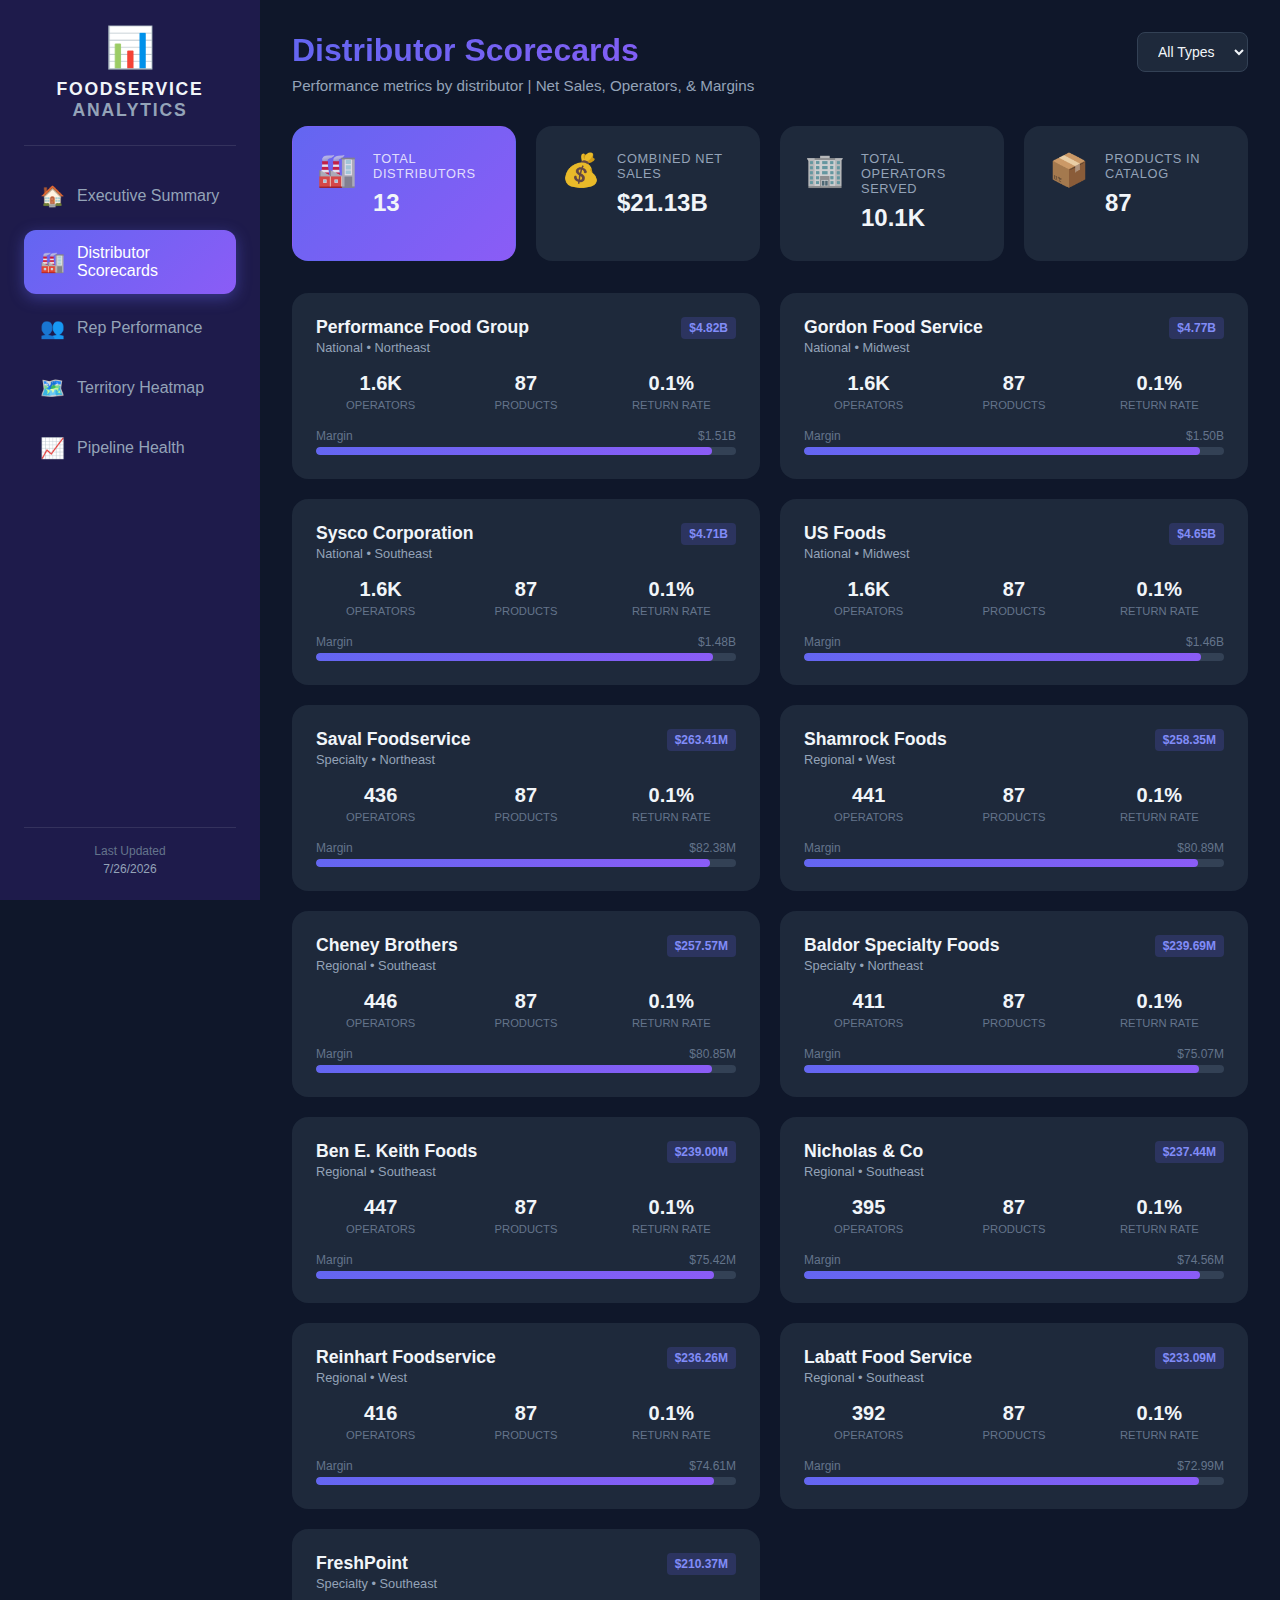
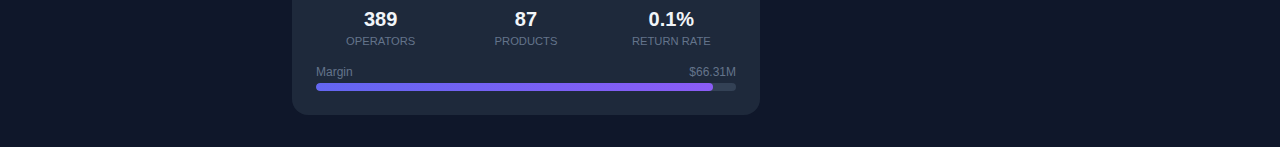
<file: dashboards/distributor_scorecard.html>
<!DOCTYPE html>
<html lang="en">

<head>
    <meta charset="UTF-8">
    <meta name="viewport" content="width=device-width, initial-scale=1.0">
    <title>Distributor Scorecards | Foodservice Analytics</title>
    <link rel="stylesheet" href="styles.css">
</head>

<body>
    <nav class="sidebar">
        <div class="logo">
            <div class="logo-icon">📊</div>
            <span>FOODSERVICE</span>
            <span class="logo-sub">ANALYTICS</span>
        </div>
        <ul class="nav-menu">
            <li class="nav-item">
                <a href="index.html">
                    <span class="nav-icon">🏠</span>
                    <span>Executive Summary</span>
                </a>
            </li>
            <li class="nav-item active">
                <a href="distributor_scorecard.html">
                    <span class="nav-icon">🏭</span>
                    <span>Distributor Scorecards</span>
                </a>
            </li>
            <li class="nav-item">
                <a href="rep_performance.html">
                    <span class="nav-icon">👥</span>
                    <span>Rep Performance</span>
                </a>
            </li>
            <li class="nav-item">
                <a href="territory_heatmap.html">
                    <span class="nav-icon">🗺️</span>
                    <span>Territory Heatmap</span>
                </a>
            </li>
            <li class="nav-item">
                <a href="pipeline_health.html">
                    <span class="nav-icon">📈</span>
                    <span>Pipeline Health</span>
                </a>
            </li>
        </ul>
        <div class="nav-footer">
            <p>Last Updated</p>
            <p id="lastUpdated" class="update-time">--</p>
        </div>
    </nav>

    <main class="main-content">
        <header class="page-header">
            <div class="header-content">
                <h1>Distributor Scorecards</h1>
                <p class="header-subtitle">Performance metrics by distributor | Net Sales, Operators, & Margins</p>
            </div>
            <div class="header-actions">
                <select id="typeFilter" class="filter-select">
                    <option value="all">All Types</option>
                    <option value="National">National</option>
                    <option value="Regional">Regional</option>
                    <option value="Specialty">Specialty</option>
                </select>
            </div>
        </header>

        <!-- Summary KPIs -->
        <section class="kpi-grid">
            <div class="kpi-card primary">
                <div class="kpi-icon">🏭</div>
                <div class="kpi-content">
                    <span class="kpi-label">Total Distributors</span>
                    <span class="kpi-value" id="totalDistributors">--</span>
                </div>
            </div>
            <div class="kpi-card">
                <div class="kpi-icon">💰</div>
                <div class="kpi-content">
                    <span class="kpi-label">Combined Net Sales</span>
                    <span class="kpi-value" id="combinedSales">$--</span>
                </div>
            </div>
            <div class="kpi-card">
                <div class="kpi-icon">🏢</div>
                <div class="kpi-content">
                    <span class="kpi-label">Total Operators Served</span>
                    <span class="kpi-value" id="totalOpsServed">--</span>
                </div>
            </div>
            <div class="kpi-card">
                <div class="kpi-icon">📦</div>
                <div class="kpi-content">
                    <span class="kpi-label">Products in Catalog</span>
                    <span class="kpi-value" id="totalProducts">--</span>
                </div>
            </div>
        </section>

        <!-- Scorecard Grid -->
        <section class="scorecard-grid" id="scorecardGrid">
            <div class="scorecard">
                <div class="loading">Loading distributor data...</div>
            </div>
        </section>
    </main>

    <script src="dashboard.js"></script>
    <script>
        document.addEventListener('DOMContentLoaded', () => {
            loadDistributorScorecards();
            document.getElementById('lastUpdated').textContent = new Date().toLocaleDateString();

            // Update summary KPIs
            fetch('./data/distributor_scorecards.json')
                .then(r => r.json())
                .then(data => {
                    document.getElementById('totalDistributors').textContent = data.length;
                    document.getElementById('combinedSales').textContent =
                        '$' + (data.reduce((a, d) => a + (d.net_sales || 0), 0) / 1e9).toFixed(2) + 'B';
                    document.getElementById('totalOpsServed').textContent =
                        (data.reduce((a, d) => a + (d.active_operators || 0), 0) / 1e3).toFixed(1) + 'K';
                    document.getElementById('totalProducts').textContent =
                        Math.max(...data.map(d => d.products_sold || 0));
                });
        });
    </script>
</body>

</html>
</file>
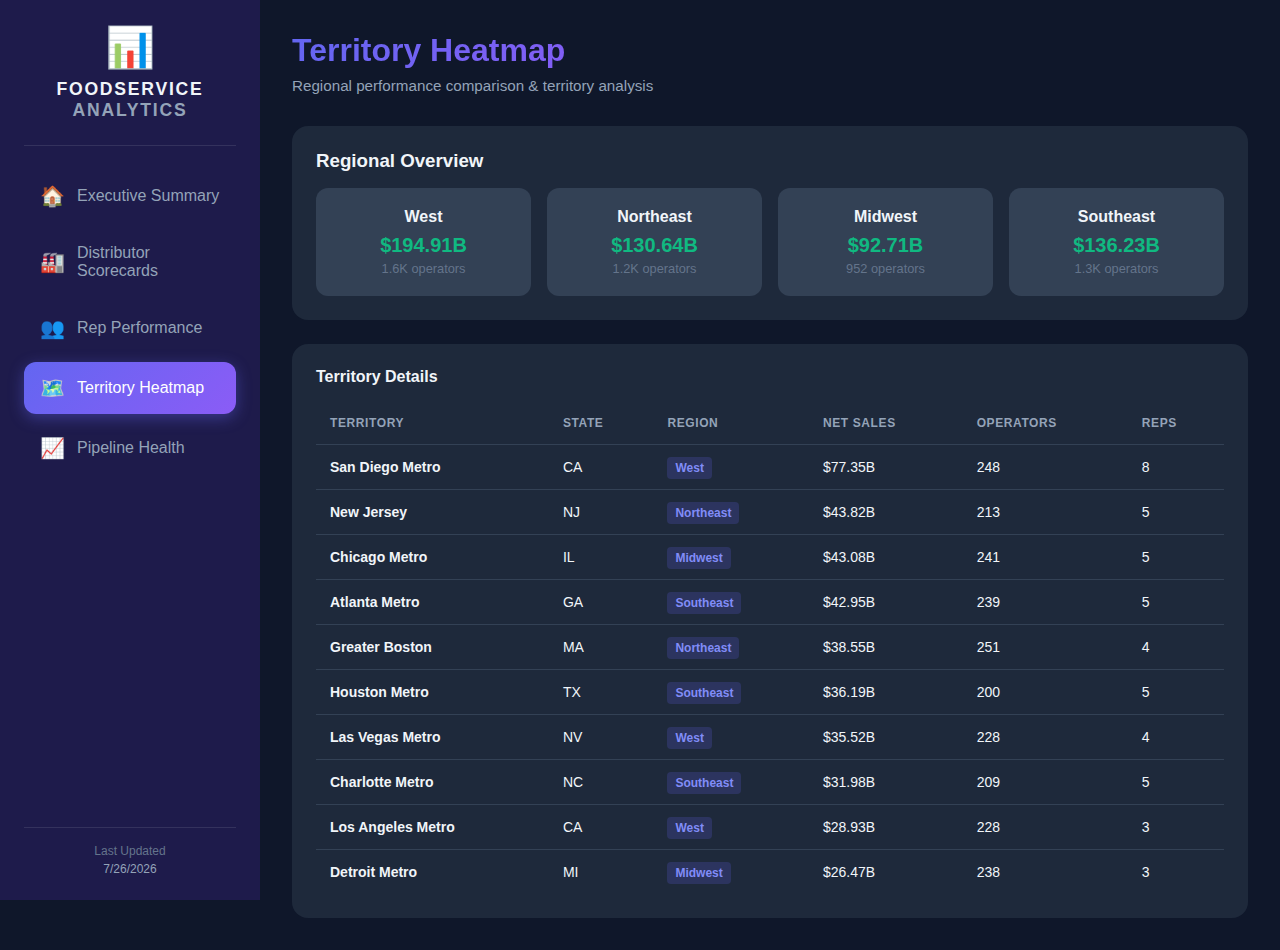
<file: dashboards/territory_heatmap.html>
<!DOCTYPE html>
<html lang="en">

<head>
    <meta charset="UTF-8">
    <meta name="viewport" content="width=device-width, initial-scale=1.0">
    <title>Territory Heatmap | Foodservice Analytics</title>
    <link rel="stylesheet" href="styles.css">
</head>

<body>
    <nav class="sidebar">
        <div class="logo">
            <div class="logo-icon">📊</div>
            <span>FOODSERVICE</span>
            <span class="logo-sub">ANALYTICS</span>
        </div>
        <ul class="nav-menu">
            <li class="nav-item">
                <a href="index.html">
                    <span class="nav-icon">🏠</span>
                    <span>Executive Summary</span>
                </a>
            </li>
            <li class="nav-item">
                <a href="distributor_scorecard.html">
                    <span class="nav-icon">🏭</span>
                    <span>Distributor Scorecards</span>
                </a>
            </li>
            <li class="nav-item">
                <a href="rep_performance.html">
                    <span class="nav-icon">👥</span>
                    <span>Rep Performance</span>
                </a>
            </li>
            <li class="nav-item active">
                <a href="territory_heatmap.html">
                    <span class="nav-icon">🗺️</span>
                    <span>Territory Heatmap</span>
                </a>
            </li>
            <li class="nav-item">
                <a href="pipeline_health.html">
                    <span class="nav-icon">📈</span>
                    <span>Pipeline Health</span>
                </a>
            </li>
        </ul>
        <div class="nav-footer">
            <p>Last Updated</p>
            <p id="lastUpdated" class="update-time">--</p>
        </div>
    </nav>

    <main class="main-content">
        <header class="page-header">
            <div class="header-content">
                <h1>Territory Heatmap</h1>
                <p class="header-subtitle">Regional performance comparison & territory analysis</p>
            </div>
        </header>

        <!-- Region Cards -->
        <section class="territory-container">
            <h3 style="margin-bottom: 1rem;">Regional Overview</h3>
            <div class="region-grid" id="regionGrid">
                <div class="region-card">
                    <div class="loading">Loading...</div>
                </div>
            </div>
        </section>

        <!-- Territory Details Table -->
        <section class="table-container" style="margin-top: 1.5rem;">
            <div class="table-header">
                <h3>Territory Details</h3>
            </div>
            <table class="data-table">
                <thead>
                    <tr>
                        <th>Territory</th>
                        <th>State</th>
                        <th>Region</th>
                        <th>Net Sales</th>
                        <th>Operators</th>
                        <th>Reps</th>
                    </tr>
                </thead>
                <tbody id="territoryTable">
                    <tr>
                        <td colspan="6" class="loading">Loading...</td>
                    </tr>
                </tbody>
            </table>
        </section>
    </main>

    <script src="dashboard.js"></script>
    <script>
        document.addEventListener('DOMContentLoaded', () => {
            loadTerritoryHeatmap();
            document.getElementById('lastUpdated').textContent = new Date().toLocaleDateString();
        });
    </script>
</body>

</html>
</file>
<file: dashboards/styles.css>
/* Foodservice Analytics Dashboard Styles */

:root {
    /* Color Palette */
    --primary: #6366f1;
    --primary-dark: #4f46e5;
    --primary-light: #818cf8;
    --secondary: #10b981;
    --accent: #f59e0b;
    --danger: #ef4444;
    
    /* Backgrounds */
    --bg-dark: #0f172a;
    --bg-card: #1e293b;
    --bg-card-hover: #334155;
    --bg-sidebar: #1e1b4b;
    
    /* Text */
    --text-primary: #f1f5f9;
    --text-secondary: #94a3b8;
    --text-muted: #64748b;
    
    /* Borders */
    --border-color: #334155;
    
    /* Gradients */
    --gradient-primary: linear-gradient(135deg, #6366f1 0%, #8b5cf6 100%);
    --gradient-success: linear-gradient(135deg, #10b981 0%, #34d399 100%);
    --gradient-accent: linear-gradient(135deg, #f59e0b 0%, #fbbf24 100%);
    
    /* Shadows */
    --shadow-sm: 0 1px 2px rgba(0, 0, 0, 0.3);
    --shadow-md: 0 4px 6px rgba(0, 0, 0, 0.4);
    --shadow-lg: 0 10px 15px rgba(0, 0, 0, 0.5);
    
    /* Sizing */
    --sidebar-width: 260px;
}

* {
    margin: 0;
    padding: 0;
    box-sizing: border-box;
}

body {
    font-family: 'Inter', -apple-system, BlinkMacSystemFont, 'Segoe UI', Roboto, sans-serif;
    background: var(--bg-dark);
    color: var(--text-primary);
    min-height: 100vh;
    display: flex;
}

/* Sidebar Navigation */
.sidebar {
    width: var(--sidebar-width);
    background: var(--bg-sidebar);
    height: 100vh;
    position: fixed;
    left: 0;
    top: 0;
    display: flex;
    flex-direction: column;
    padding: 1.5rem;
    z-index: 100;
}

.logo {
    display: flex;
    flex-direction: column;
    align-items: center;
    padding-bottom: 1.5rem;
    border-bottom: 1px solid rgba(255,255,255,0.1);
    margin-bottom: 1.5rem;
}

.logo-icon {
    font-size: 2.5rem;
    margin-bottom: 0.5rem;
}

.logo span {
    font-weight: 700;
    font-size: 1.1rem;
    letter-spacing: 0.1em;
}

.logo-sub {
    font-size: 0.75rem;
    color: var(--text-secondary);
    font-weight: 400;
}

.nav-menu {
    list-style: none;
    flex: 1;
}

.nav-item {
    margin-bottom: 0.5rem;
}

.nav-item a {
    display: flex;
    align-items: center;
    gap: 0.75rem;
    padding: 0.875rem 1rem;
    color: var(--text-secondary);
    text-decoration: none;
    border-radius: 12px;
    transition: all 0.3s ease;
    font-weight: 500;
}

.nav-item a:hover {
    background: rgba(255,255,255,0.05);
    color: var(--text-primary);
}

.nav-item.active a {
    background: var(--gradient-primary);
    color: white;
    box-shadow: 0 4px 15px rgba(99, 102, 241, 0.4);
}

.nav-icon {
    font-size: 1.25rem;
}

.nav-footer {
    padding-top: 1rem;
    border-top: 1px solid rgba(255,255,255,0.1);
    text-align: center;
    font-size: 0.75rem;
    color: var(--text-muted);
}

.update-time {
    color: var(--text-secondary);
    margin-top: 0.25rem;
}

/* Main Content */
.main-content {
    margin-left: var(--sidebar-width);
    flex: 1;
    padding: 2rem;
    min-height: 100vh;
}

.page-header {
    display: flex;
    justify-content: space-between;
    align-items: flex-start;
    margin-bottom: 2rem;
}

.header-content h1 {
    font-size: 2rem;
    font-weight: 700;
    margin-bottom: 0.5rem;
    background: var(--gradient-primary);
    -webkit-background-clip: text;
    -webkit-text-fill-color: transparent;
    background-clip: text;
}

.header-subtitle {
    color: var(--text-secondary);
    font-size: 0.95rem;
}

.filter-select {
    background: var(--bg-card);
    border: 1px solid var(--border-color);
    color: var(--text-primary);
    padding: 0.625rem 1rem;
    border-radius: 8px;
    font-size: 0.875rem;
    cursor: pointer;
}

.filter-select:focus {
    outline: none;
    border-color: var(--primary);
}

/* KPI Grid */
.kpi-grid {
    display: grid;
    grid-template-columns: repeat(auto-fit, minmax(200px, 1fr));
    gap: 1.25rem;
    margin-bottom: 2rem;
}

.kpi-card {
    background: var(--bg-card);
    border-radius: 16px;
    padding: 1.5rem;
    display: flex;
    gap: 1rem;
    transition: all 0.3s ease;
    border: 1px solid transparent;
}

.kpi-card:hover {
    transform: translateY(-2px);
    border-color: var(--border-color);
    box-shadow: var(--shadow-md);
}

.kpi-card.primary {
    background: var(--gradient-primary);
}

.kpi-icon {
    font-size: 2rem;
    opacity: 0.9;
}

.kpi-content {
    display: flex;
    flex-direction: column;
}

.kpi-label {
    font-size: 0.8rem;
    color: var(--text-secondary);
    text-transform: uppercase;
    letter-spacing: 0.05em;
    margin-bottom: 0.5rem;
}

.kpi-card.primary .kpi-label {
    color: rgba(255,255,255,0.8);
}

.kpi-value {
    font-size: 1.5rem;
    font-weight: 700;
    margin-bottom: 0.25rem;
}

.kpi-trend {
    font-size: 0.8rem;
    color: var(--text-muted);
}

.kpi-trend.positive {
    color: var(--secondary);
}

.kpi-trend.negative {
    color: var(--danger);
}

/* Charts */
.charts-row {
    display: grid;
    grid-template-columns: 2fr 1fr;
    gap: 1.25rem;
    margin-bottom: 1.5rem;
}

.charts-row:last-of-type {
    grid-template-columns: 1fr 1fr;
}

.chart-container {
    background: var(--bg-card);
    border-radius: 16px;
    padding: 1.5rem;
    min-height: 300px;
}

.chart-container.large {
    min-height: 350px;
}

.chart-header {
    display: flex;
    justify-content: space-between;
    align-items: center;
    margin-bottom: 1rem;
}

.chart-header h3 {
    font-size: 1rem;
    font-weight: 600;
    color: var(--text-primary);
}

.chart-legend {
    display: flex;
    gap: 1rem;
    font-size: 0.75rem;
    color: var(--text-secondary);
}

/* Tables */
.tables-row {
    display: grid;
    grid-template-columns: 1fr 1fr;
    gap: 1.25rem;
    margin-top: 1.5rem;
}

.table-container {
    background: var(--bg-card);
    border-radius: 16px;
    padding: 1.5rem;
}

.table-header {
    display: flex;
    justify-content: space-between;
    align-items: center;
    margin-bottom: 1rem;
}

.table-header h3 {
    font-size: 1rem;
    font-weight: 600;
}

.view-all {
    color: var(--primary-light);
    text-decoration: none;
    font-size: 0.875rem;
    transition: color 0.2s;
}

.view-all:hover {
    color: var(--primary);
}

.data-table {
    width: 100%;
    border-collapse: collapse;
}

.data-table th,
.data-table td {
    padding: 0.875rem;
    text-align: left;
    border-bottom: 1px solid var(--border-color);
}

.data-table th {
    font-size: 0.75rem;
    text-transform: uppercase;
    letter-spacing: 0.05em;
    color: var(--text-secondary);
    font-weight: 600;
}

.data-table td {
    font-size: 0.875rem;
}

.data-table tr:last-child td {
    border-bottom: none;
}

.data-table tr:hover td {
    background: var(--bg-card-hover);
}

.loading {
    text-align: center;
    color: var(--text-muted);
    padding: 2rem !important;
}

/* Badges */
.badge {
    padding: 0.25rem 0.5rem;
    border-radius: 4px;
    font-size: 0.75rem;
    font-weight: 600;
}

.badge-success {
    background: rgba(16, 185, 129, 0.2);
    color: var(--secondary);
}

.badge-danger {
    background: rgba(239, 68, 68, 0.2);
    color: var(--danger);
}

.badge-warning {
    background: rgba(245, 158, 11, 0.2);
    color: var(--accent);
}

.badge-primary {
    background: rgba(99, 102, 241, 0.2);
    color: var(--primary-light);
}

/* Progress Bar */
.progress-bar {
    height: 8px;
    background: var(--border-color);
    border-radius: 4px;
    overflow: hidden;
}

.progress-fill {
    height: 100%;
    background: var(--gradient-primary);
    border-radius: 4px;
    transition: width 0.3s ease;
}

/* Scorecard Grid */
.scorecard-grid {
    display: grid;
    grid-template-columns: repeat(auto-fill, minmax(350px, 1fr));
    gap: 1.25rem;
    margin-top: 1.5rem;
}

.scorecard {
    background: var(--bg-card);
    border-radius: 16px;
    padding: 1.5rem;
    transition: all 0.3s ease;
}

.scorecard:hover {
    transform: translateY(-2px);
    box-shadow: var(--shadow-lg);
}

.scorecard-header {
    display: flex;
    justify-content: space-between;
    align-items: flex-start;
    margin-bottom: 1rem;
}

.scorecard-title {
    font-size: 1.1rem;
    font-weight: 600;
}

.scorecard-subtitle {
    font-size: 0.8rem;
    color: var(--text-secondary);
}

.scorecard-metrics {
    display: grid;
    grid-template-columns: repeat(3, 1fr);
    gap: 1rem;
    margin-top: 1rem;
}

.metric {
    text-align: center;
}

.metric-value {
    font-size: 1.25rem;
    font-weight: 700;
    display: block;
}

.metric-label {
    font-size: 0.7rem;
    color: var(--text-muted);
    text-transform: uppercase;
}

/* Territory Map */
.territory-container {
    background: var(--bg-card);
    border-radius: 16px;
    padding: 1.5rem;
    margin-top: 1.5rem;
}

.region-grid {
    display: grid;
    grid-template-columns: repeat(4, 1fr);
    gap: 1rem;
    margin-top: 1rem;
}

.region-card {
    background: var(--bg-card-hover);
    border-radius: 12px;
    padding: 1.25rem;
    text-align: center;
    transition: all 0.3s ease;
    cursor: pointer;
}

.region-card:hover {
    background: var(--primary);
    transform: scale(1.02);
}

.region-name {
    font-weight: 600;
    margin-bottom: 0.5rem;
}

.region-sales {
    font-size: 1.25rem;
    font-weight: 700;
    color: var(--secondary);
}

.region-operators {
    font-size: 0.8rem;
    color: var(--text-muted);
    margin-top: 0.25rem;
}

/* Pipeline Funnel */
.funnel-container {
    display: flex;
    flex-direction: column;
    gap: 0.5rem;
    margin-top: 1rem;
}

.funnel-stage {
    display: flex;
    align-items: center;
    gap: 1rem;
    padding: 1rem;
    background: var(--bg-card-hover);
    border-radius: 8px;
    transition: all 0.3s ease;
}

.funnel-stage:hover {
    background: var(--bg-card);
    transform: translateX(5px);
}

.funnel-label {
    width: 120px;
    font-weight: 500;
}

.funnel-bar {
    flex: 1;
    height: 24px;
    background: var(--border-color);
    border-radius: 4px;
    overflow: hidden;
}

.funnel-fill {
    height: 100%;
    background: var(--gradient-primary);
    border-radius: 4px;
    display: flex;
    align-items: center;
    justify-content: flex-end;
    padding-right: 0.5rem;
    font-size: 0.75rem;
    font-weight: 600;
    transition: width 0.5s ease;
}

.funnel-value {
    width: 100px;
    text-align: right;
    font-weight: 600;
}

/* Responsive */
@media (max-width: 1200px) {
    .charts-row {
        grid-template-columns: 1fr;
    }
    
    .tables-row {
        grid-template-columns: 1fr;
    }
    
    .region-grid {
        grid-template-columns: repeat(2, 1fr);
    }
}

@media (max-width: 768px) {
    .sidebar {
        width: 60px;
        padding: 1rem 0.5rem;
    }
    
    .sidebar .logo span,
    .nav-item span:not(.nav-icon),
    .nav-footer {
        display: none;
    }
    
    .main-content {
        margin-left: 60px;
        padding: 1rem;
    }
    
    .kpi-grid {
        grid-template-columns: repeat(2, 1fr);
    }
    
    .scorecard-grid {
        grid-template-columns: 1fr;
    }
}

/* Animation */
@keyframes fadeIn {
    from {
        opacity: 0;
        transform: translateY(10px);
    }
    to {
        opacity: 1;
        transform: translateY(0);
    }
}

.kpi-card,
.chart-container,
.table-container,
.scorecard {
    animation: fadeIn 0.5s ease forwards;
}

.kpi-card:nth-child(1) { animation-delay: 0.1s; }
.kpi-card:nth-child(2) { animation-delay: 0.15s; }
.kpi-card:nth-child(3) { animation-delay: 0.2s; }
.kpi-card:nth-child(4) { animation-delay: 0.25s; }
.kpi-card:nth-child(5) { animation-delay: 0.3s; }
.kpi-card:nth-child(6) { animation-delay: 0.35s; }

/* Scrollbar */
::-webkit-scrollbar {
    width: 8px;
    height: 8px;
}

::-webkit-scrollbar-track {
    background: var(--bg-dark);
}

::-webkit-scrollbar-thumb {
    background: var(--border-color);
    border-radius: 4px;
}

::-webkit-scrollbar-thumb:hover {
    background: var(--text-muted);
}
</file>
